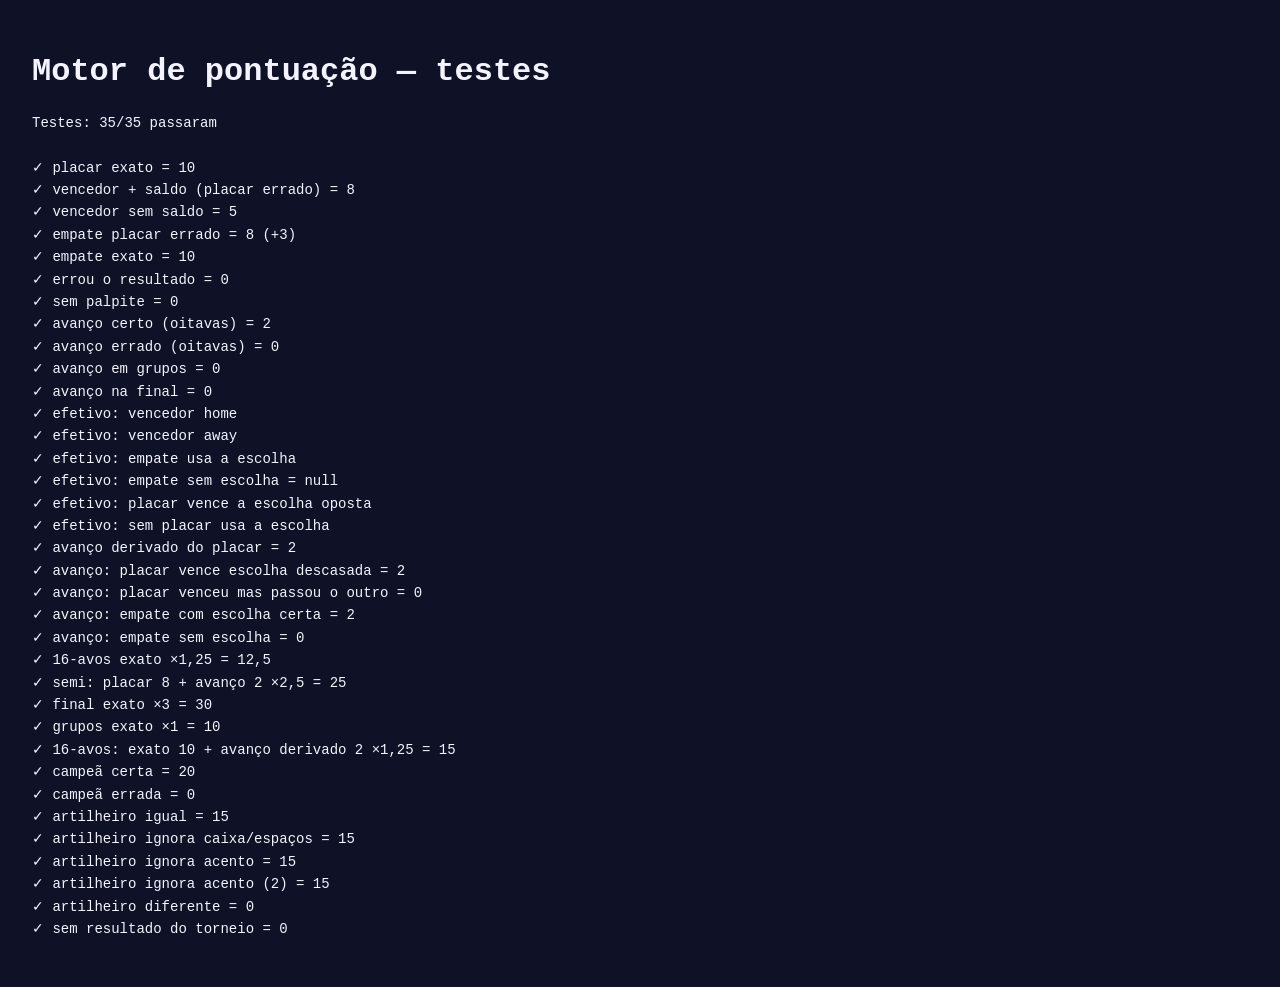
<file: tests/scoring.test.html>
<!DOCTYPE html>
<html lang="pt-BR">
<head>
  <meta charset="UTF-8" />
  <title>Testes · Motor de pontuação</title>
  <style>
    body { font-family: ui-monospace, "Cascadia Code", Consolas, monospace; background:#0f1226; color:#f3f4ff; padding:24px; }
    pre { font-size: 14px; line-height: 1.6; }
  </style>
  <!-- PHASES (multiplicadores) vem de matches.js -->
  <script src="../data/matches.js"></script>
  <script src="../assets/js/scoring.js"></script>
</head>
<body>
  <h1>Motor de pontuação — testes</h1>
  <pre id="out">rodando…</pre>
  <script src="scoring.test.js"></script>
</body>
</html>
</file>
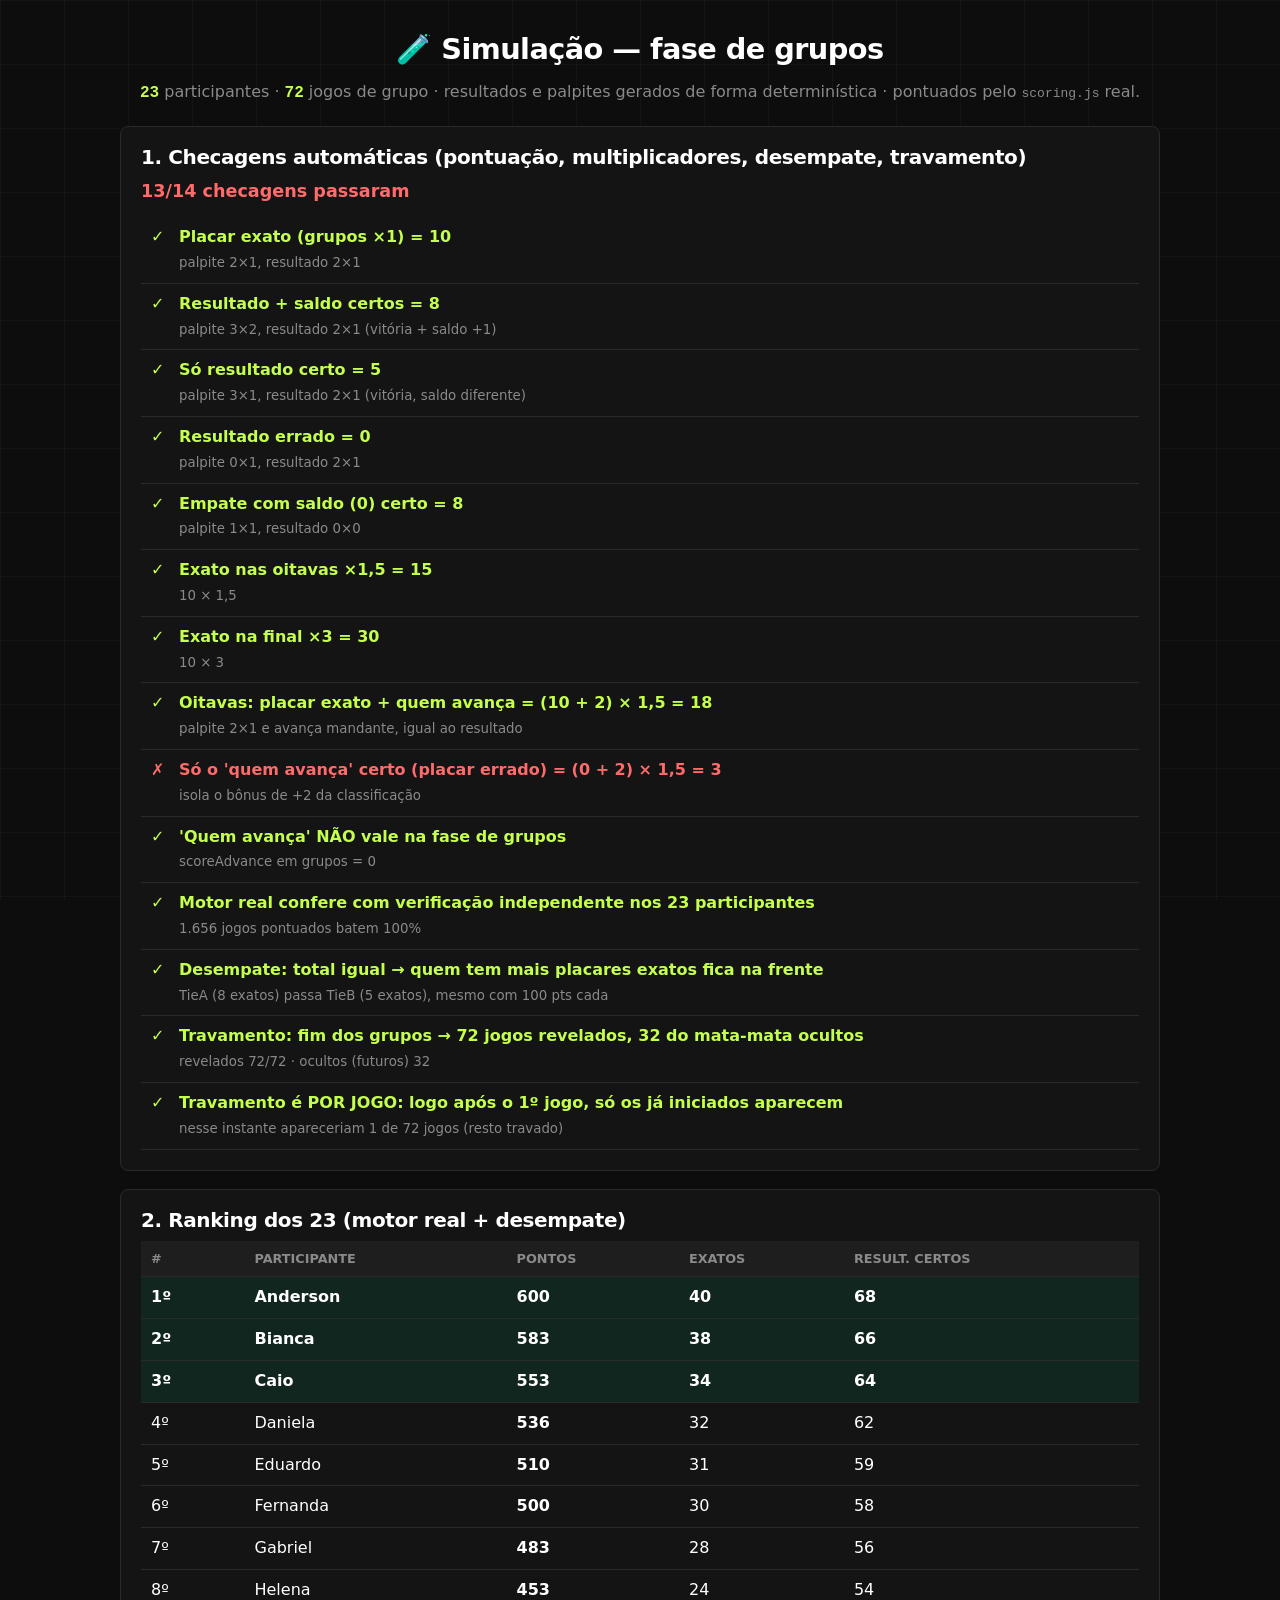
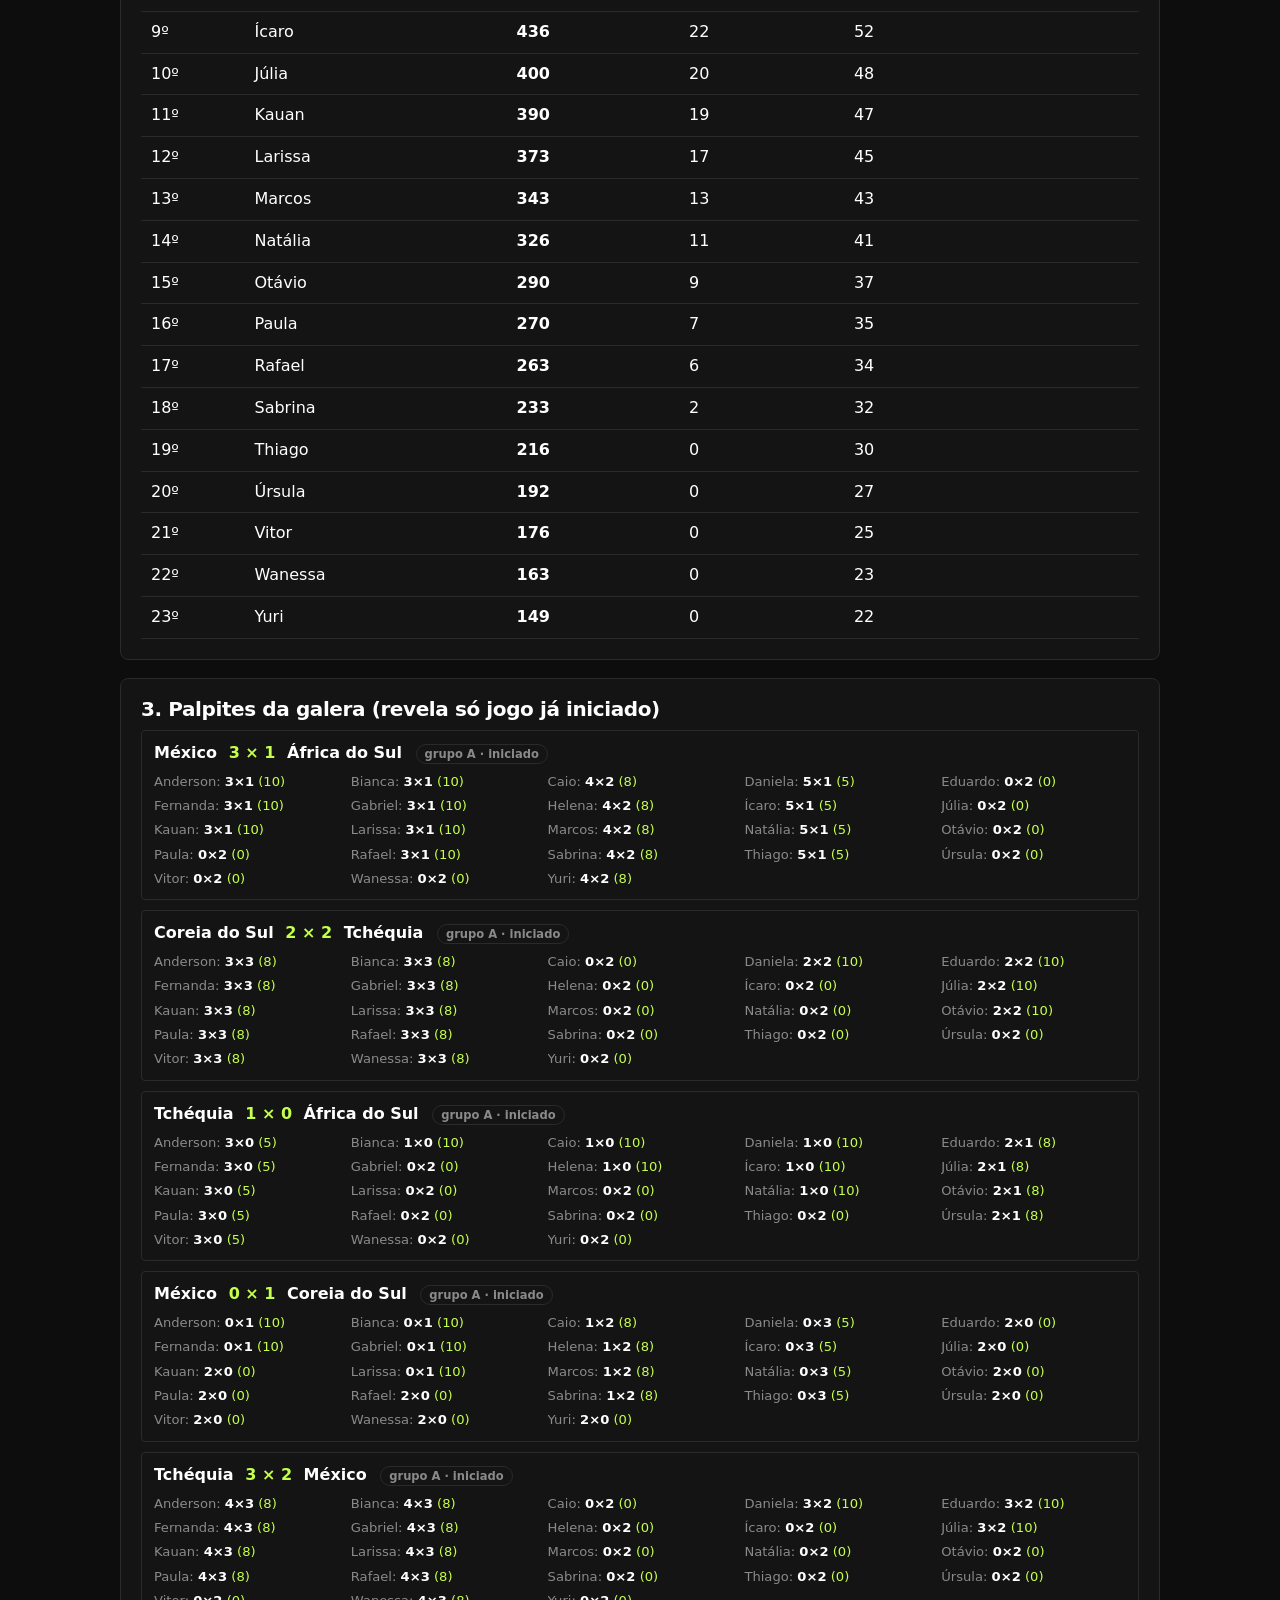
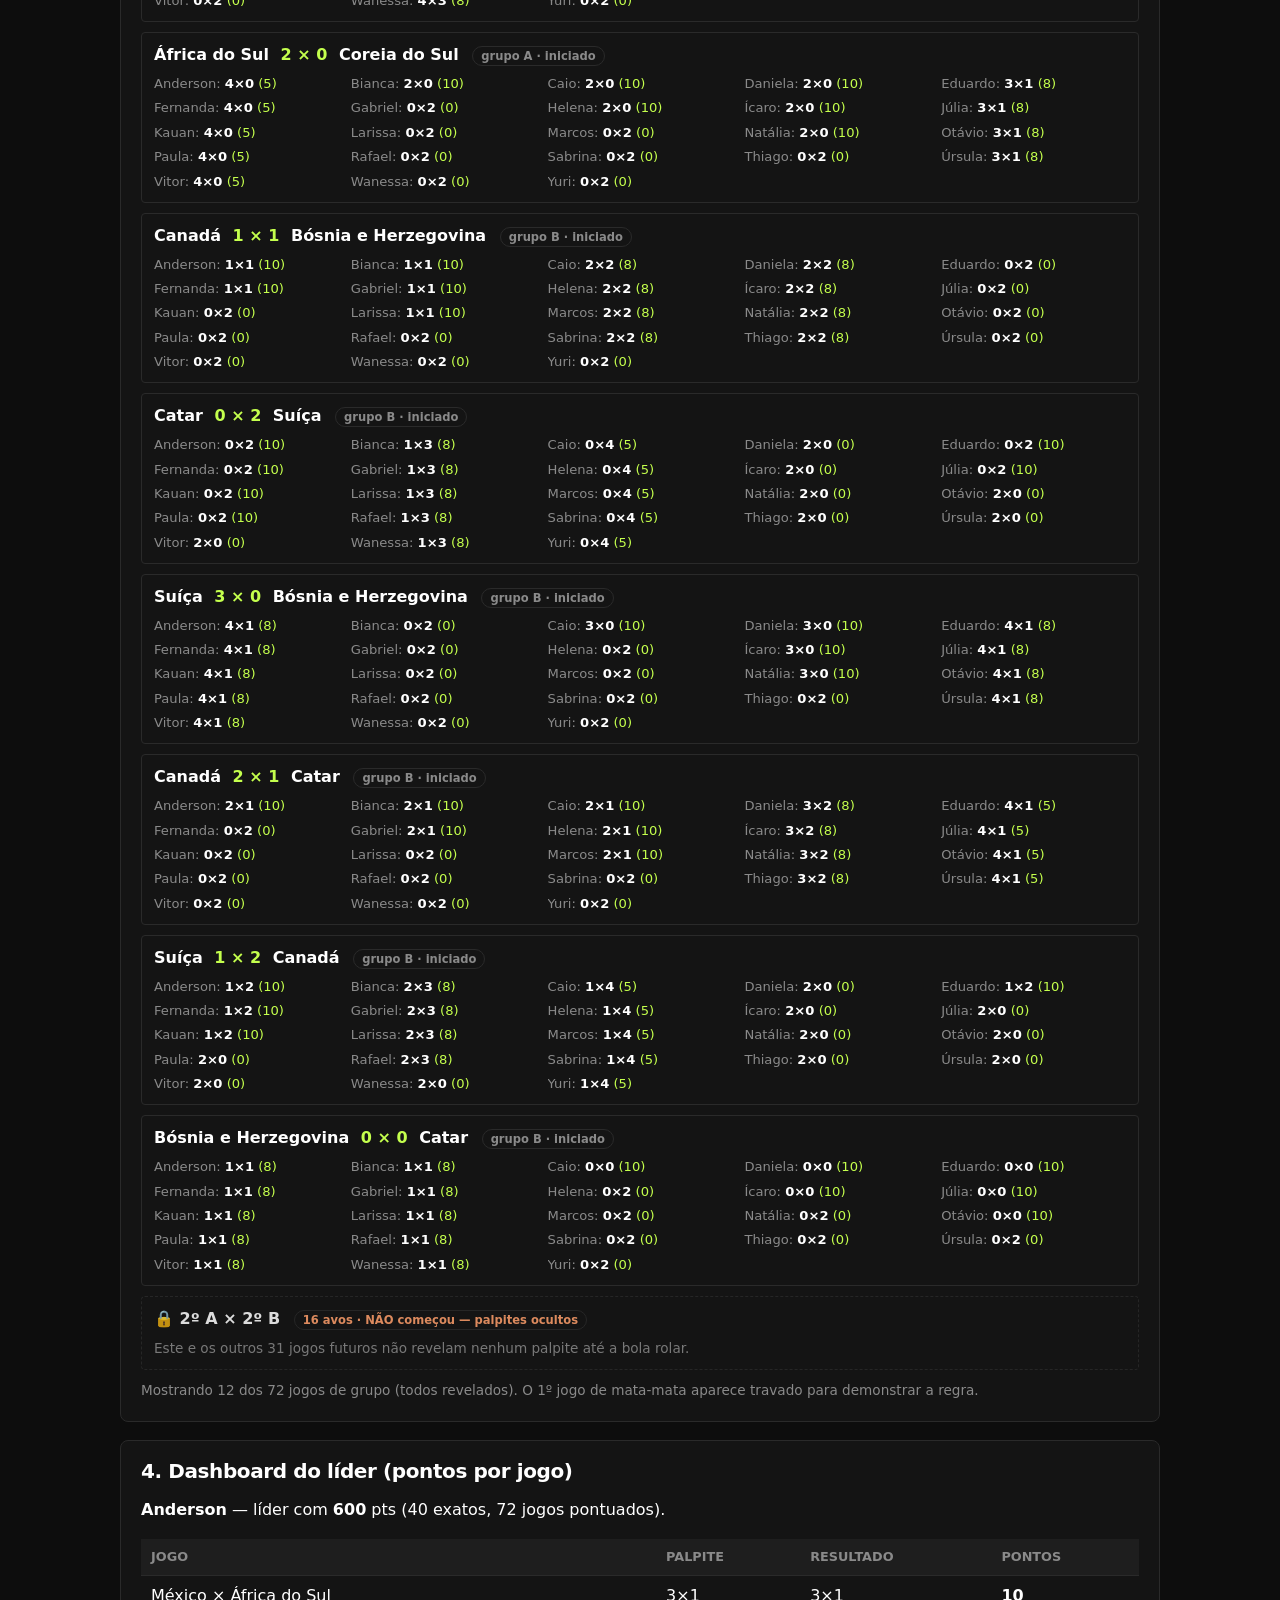
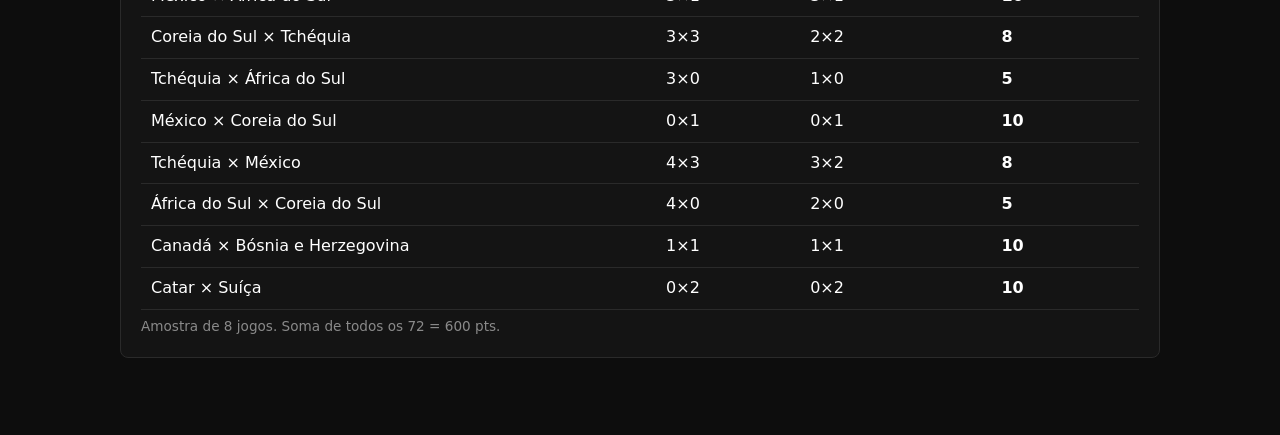
<file: tests/simulacao.html>
<!DOCTYPE html>
<html lang="pt-BR">
<head>
  <meta charset="UTF-8" />
  <meta name="viewport" content="width=device-width, initial-scale=1.0" />
  <title>Simulação da fase de grupos · Bolão CDM</title>
  <link rel="stylesheet" href="../assets/css/styles.css" />
  <style>
    .sim-wrap { max-width: 1080px; margin: 0 auto; padding: 24px 20px 60px; }
    .sim-sec { background: var(--color-surface); border: 1px solid var(--color-border);
      border-radius: var(--radius); padding: 20px; margin: 18px 0; }
    .sim-sec h2 { font-size: 1.25rem; margin-bottom: 10px; }
    .sim-score { font-size: 1.1rem; font-weight: 800; margin: 0 0 12px; }
    .sim-ok { color: var(--color-primary); }
    .sim-fail { color: #ff6b6b; }
    .sim-check { display: flex; gap: 10px; align-items: flex-start; padding: 8px 10px;
      border-bottom: 1px solid var(--color-border); }
    .sim-check small { color: var(--color-text-muted); }
    .sim-mark { font-weight: 800; min-width: 18px; }
    .sim-table { width: 100%; border-collapse: collapse; }
    .sim-table th, .sim-table td { padding: 8px 10px; text-align: left;
      border-bottom: 1px solid var(--color-border); }
    .sim-table thead th { background: var(--color-surface-2); font-size: .8rem;
      text-transform: uppercase; color: var(--color-text-muted); }
    .sim-top td { background: rgba(0,195,137,.10); font-weight: 600; }
    .sim-match { border: 1px solid var(--color-border); border-radius: var(--radius-sm);
      padding: 10px 12px; margin-bottom: 10px; }
    .sim-match--locked { border-style: dashed; opacity: .85; }
    .sim-match__head { font-weight: 600; margin-bottom: 6px; }
    .sim-match__head b { color: var(--color-accent); margin: 0 6px; }
    .sim-badge { font-size: .72rem; color: var(--color-text-muted); border: 1px solid var(--color-border);
      border-radius: 999px; padding: 2px 8px; margin-left: 8px; white-space: nowrap; }
    .sim-badge--lock { color: #ff9f6b; }
    .sim-picks { display: grid; grid-template-columns: repeat(auto-fill, minmax(160px,1fr)); gap: 4px 12px; }
    .sim-pick { font-size: .82rem; color: var(--color-text-muted); white-space: nowrap;
      overflow: hidden; text-overflow: ellipsis; }
    .sim-pick b { color: var(--color-text); }
    .sim-pick em { color: var(--color-primary); font-style: normal; }
    .sim-locknote, .sim-note { color: var(--color-text-muted); font-size: .85rem; margin: 6px 0 0; }
    .sim-head { text-align: center; margin: 10px 0 6px; }
    .sim-head h1 { font-size: 1.8rem; }
  </style>
</head>
<body>
  <div class="sim-wrap">
    <div class="sim-head">
      <h1>🧪 Simulação — fase de grupos</h1>
      <p class="section__hint" id="simSummary"></p>
    </div>

    <section class="sim-sec">
      <h2>1. Checagens automáticas (pontuação, multiplicadores, desempate, travamento)</h2>
      <div id="simChecks"></div>
    </section>

    <section class="sim-sec">
      <h2>2. Ranking dos 23 (motor real + desempate)</h2>
      <div id="simRanking"></div>
    </section>

    <section class="sim-sec">
      <h2>3. Palpites da galera (revela só jogo já iniciado)</h2>
      <div id="simGalera"></div>
    </section>

    <section class="sim-sec">
      <h2>4. Dashboard do líder (pontos por jogo)</h2>
      <div id="simDash"></div>
    </section>
  </div>

  <!-- Dados + motor reais; a simulação é isolada (não usa o Supabase) -->
  <script src="../data/matches.js"></script>
  <script src="../assets/js/scoring.js"></script>
  <script src="simulacao.js"></script>
</body>
</html>
</file>
<file: assets/css/styles.css>
/**
 * @file Global styles / Estilos globais — Bolão da Copa 2026.
 *
 * EN: "Neon Noir" identity: near-black background + electric chartreuse green.
 *     100% dark theme. The whole site is colored by CSS variables (tokens), so
 *     the redesign lives here: change the values and the components follow.
 * PT-BR: Identidade "Neon Noir": fundo quase-preto + verde chartreuse elétrico.
 *        Tema 100% escuro. Todo o site é colorido por CSS variables (tokens),
 *        então o redesign vive aqui: mudam os valores, os componentes seguem.
 *
 * @author Bruno Krieger
 */

/* --- Design tokens / tema --- */
:root {
  /* Fundos / backgrounds */
  --color-bg: #0d0d0d;          /* fundo principal / page */
  --color-surface: #141414;     /* cards e seções / cards */
  --color-surface-2: #1e1e1e;   /* hover / elevated */
  --color-bg-soft: #1e1e1e;     /* inputs / inputs */

  /* Texto / text */
  --color-text: #ffffff;
  --color-text-muted: #8a8a8a;
  --color-text-faint: #4d4d4d;

  /* Accent — verde chartreuse (cor única da marca) / single brand accent */
  --color-primary: #c4ff4d;
  --color-primary-dark: #a1e510; /* hover do accent */
  --color-accent: #c4ff4d;       /* alias: identidade de cor única */
  --color-on-accent: #0d0d0d;    /* texto sobre o accent / text on accent */
  --color-accent-glow: rgba(196, 255, 77, 0.15);

  /* Pódio / podium */
  --color-gold: #c4ff4d;         /* 1º = cor da marca (campeão brilha) */
  --color-silver: #b8c0cc;
  --color-bronze: #c08552;

  /* Bordas / borders */
  --color-border: #2a2a2a;
  --color-border-accent: rgba(196, 255, 77, 0.30);

  /* Alerta / danger — destaque de "fechado" e "não pontuou" / closed & zero-score */
  --color-danger: #ff5a4d;
  --color-danger-glow: rgba(255, 90, 77, 0.15);

  /* Forma / shape — angular, look esportivo (máx 8px) */
  --radius: 8px;
  --radius-sm: 4px;
  --shadow: 0 12px 40px rgba(0, 0, 0, 0.55);
  --shadow-glow: 0 0 24px var(--color-accent-glow);
  --maxw: 1140px;

  /* Tipografia / typography */
  --font: "Barlow", system-ui, -apple-system, "Segoe UI", Roboto, sans-serif;
  --font-display: "Barlow Condensed", "Barlow", system-ui, sans-serif;
  --font-mono: "JetBrains Mono", ui-monospace, "Cascadia Code", Consolas, monospace;

  /* Linhas do "campo" no fundo / faint pitch grid */
  --field-line: rgba(255, 255, 255, 0.03);
}

/* Site dark-only: não há tema claro. Se um dia voltar, definir aqui um bloco
   :root[data-theme="light"] e reativar um seletor de tema. */

/* --- Reset enxuto / minimal reset --- */
*,
*::before,
*::after {
  box-sizing: border-box;
}

html {
  scroll-behavior: smooth;
}

body {
  margin: 0;
  font-family: var(--font);
  color: var(--color-text);
  background: var(--color-bg);
  line-height: 1.55;
  -webkit-font-smoothing: antialiased;
  min-height: 100vh;
}

/* Grade sutil de "campo" cobrindo o site todo / subtle full-page pitch grid */
body::before {
  content: "";
  position: fixed;
  inset: 0;
  z-index: -1;
  pointer-events: none;
  background-image:
    linear-gradient(var(--field-line) 1px, transparent 1px),
    linear-gradient(90deg, var(--field-line) 1px, transparent 1px);
  background-size: 64px 64px;
}

a {
  color: inherit;
  text-decoration: none;
}

h1,
h2,
h3 {
  margin: 0;
  line-height: 1.05;
  font-family: var(--font-display);
  letter-spacing: -0.02em;
}

/* --- Top bar (sticky, blur) --- */
.topbar {
  position: sticky;
  top: 0;
  z-index: 40;
  display: flex;
  align-items: center;
  justify-content: space-between;
  gap: 16px;
  flex-wrap: wrap;
  /* full-width com conteúdo centralizado no maxw / centered content */
  padding: 13px max(20px, calc((100% - var(--maxw)) / 2));
  background: rgba(13, 13, 13, 0.85);
  backdrop-filter: blur(20px);
  -webkit-backdrop-filter: blur(20px);
  border-bottom: 1px solid transparent;
  transition: border-color 0.2s ease, background-color 0.2s ease;
}

/* Borda aparece ao rolar (classe via anim.js) / border on scroll */
.topbar.is-scrolled {
  border-bottom-color: var(--color-border);
  background: rgba(13, 13, 13, 0.96);
}

.brand {
  display: inline-flex;
  align-items: center;
  gap: 10px;
  font-family: var(--font-display);
  font-weight: 800;
  font-size: 1.35rem;
  letter-spacing: -0.01em;
  text-transform: uppercase;
}

.brand__logo {
  height: 38px;
  width: auto;
  display: block;
}

.brand__text strong {
  color: var(--color-accent);
}

.topnav {
  display: flex;
  gap: 4px;
  flex-wrap: wrap;
}

.topnav__link {
  position: relative;
  padding: 8px 14px;
  border-radius: var(--radius-sm);
  font-size: 0.92rem;
  font-weight: 500;
  color: var(--color-text-muted);
  transition: color 0.15s ease, background-color 0.15s ease;
}

/* Sublinhado animado no hover / animated underline on hover */
.topnav__link::after {
  content: "";
  position: absolute;
  left: 14px;
  right: 14px;
  bottom: 5px;
  height: 2px;
  background: var(--color-accent);
  transform: scaleX(0);
  transform-origin: left;
  transition: transform 0.2s ease;
}

.topnav__link:hover {
  color: var(--color-text);
}

.topnav__link:hover::after {
  transform: scaleX(1);
}

.topnav__link.is-active {
  background: var(--color-primary);
  color: var(--color-on-accent);
  font-weight: 700;
}

.topnav__link.is-active::after {
  display: none;
}

/* --- Hero --- */
.hero {
  position: relative;
  overflow: hidden;
  max-width: var(--maxw);
  margin: 24px auto 0;
  padding: 64px 20px 48px;
  text-align: center;
}

/* Grade do campo concentrada na hero / denser pitch grid in the hero */
.hero::before {
  content: "";
  position: absolute;
  inset: 0;
  z-index: 0;
  pointer-events: none;
  background-image:
    linear-gradient(var(--field-line) 1px, transparent 1px),
    linear-gradient(90deg, var(--field-line) 1px, transparent 1px);
  background-size: 44px 44px;
  -webkit-mask-image: radial-gradient(closest-side at 50% 35%, #000 55%, transparent 100%);
  mask-image: radial-gradient(closest-side at 50% 35%, #000 55%, transparent 100%);
}

/* Brilho neon sutil atrás do título / subtle neon glow */
.hero::after {
  content: "";
  position: absolute;
  top: -120px;
  left: 50%;
  width: 620px;
  height: 420px;
  transform: translateX(-50%);
  z-index: 0;
  pointer-events: none;
  background: radial-gradient(closest-side, var(--color-accent-glow), transparent 70%);
  filter: blur(36px);
}

.hero__inner {
  position: relative;
  z-index: 1;
}

/* Entrada escalonada dos elementos da hero / staggered hero entrance */
.hero__inner > * {
  animation: slideUp 0.7s cubic-bezier(0.2, 0.7, 0.2, 1) both;
}
.hero__inner > *:nth-child(1) { animation-delay: 0.05s; }
.hero__inner > *:nth-child(2) { animation-delay: 0.15s; }
.hero__inner > *:nth-child(3) { animation-delay: 0.25s; }
.hero__inner > *:nth-child(4) { animation-delay: 0.35s; }
.hero__inner > *:nth-child(5) { animation-delay: 0.45s; }
.hero__inner > *:nth-child(6) { animation-delay: 0.55s; }

.hero__logo {
  width: 128px;
  height: 128px;
  object-fit: contain;
  display: block;
  margin: 0 auto 22px;
  filter: drop-shadow(0 0 26px var(--color-accent-glow));
}

.hero__eyebrow {
  display: inline-block;
  margin: 0 0 18px;
  padding: 6px 14px;
  border: 1px solid var(--color-border);
  border-radius: var(--radius-sm);
  font-family: var(--font-mono);
  font-size: 0.74rem;
  letter-spacing: 0.06em;
  text-transform: uppercase;
  color: var(--color-text-muted);
}

.hero__title {
  font-family: var(--font-display);
  font-size: clamp(2.8rem, 9vw, 6rem);
  font-weight: 900;
  line-height: 0.92;
  letter-spacing: -0.02em;
  text-transform: uppercase;
}

.hero__title-accent {
  color: var(--color-accent);
}

.hero__subtitle {
  max-width: 650px;
  margin: 20px auto 0;
  color: var(--color-text-muted);
  font-size: 1.12rem;
}

/* --- Estatísticas / stats --- */
/* Grade de colunas iguais: todos os cards do mesmo tamanho, ocupando a largura
   toda. No mobile vira 2 colunas (ver media query). / equal-width grid. */
.stats {
  display: grid;
  grid-template-columns: repeat(4, 1fr);
  grid-auto-rows: 1fr; /* todas as linhas com a mesma altura / equal-height rows */
  gap: 14px;
  margin: 36px auto 0;
}

.stat {
  position: relative;
  min-width: 0; /* permite o card encolher na grade / lets the card shrink */
  padding: 18px 22px;
  background: var(--color-surface);
  border: 1px solid var(--color-border);
  border-left: 3px solid var(--color-accent);
  border-radius: var(--radius);
  display: flex;
  flex-direction: column;
  gap: 2px;
  text-align: left;
  transition: transform 0.18s ease, border-color 0.18s ease;
}

.stat:hover {
  border-color: var(--color-border-accent);
  background: var(--color-surface-2);
  box-shadow: var(--shadow-glow);
}

.stat__value {
  font-family: var(--font-mono);
  font-size: 1.7rem;
  font-weight: 700;
  color: var(--color-accent);
  font-variant-numeric: tabular-nums;
  line-height: 1.1;
}

.stat__label {
  font-size: 0.82rem;
  letter-spacing: 0.02em;
  color: var(--color-text-muted);
  text-transform: uppercase;
}

/* --- Botões / buttons --- */
.hero__actions {
  display: flex;
  gap: 12px;
  justify-content: center;
  flex-wrap: wrap;
  margin-top: 36px;
}

.btn {
  display: inline-flex;
  align-items: center;
  gap: 8px;
  padding: 14px 28px;
  border-radius: var(--radius-sm);
  font-family: var(--font-display);
  font-weight: 700;
  font-size: 1.02rem;
  letter-spacing: 0.02em;
  text-transform: uppercase;
  cursor: pointer;
  transition: transform 0.12s ease, box-shadow 0.15s ease, background-color 0.12s ease, border-color 0.15s ease;
}

.btn:active {
  transform: translateY(1px);
}

.btn--primary {
  background: var(--color-primary);
  color: var(--color-on-accent);
  border: 1px solid var(--color-primary);
}

.btn--primary:hover {
  transform: translateY(-4px);
  border-color: var(--color-primary-dark);
  background: var(--color-primary-dark);
  box-shadow: var(--shadow-glow);
}

.btn--ghost {
  border: 1px solid var(--color-border-accent);
  border-radius: var(--radius);
  color: var(--color-text);
}

.btn--ghost:hover {
  transform: translateY(-4px);
  border-color: var(--color-border-accent);
  background: var(--color-surface-2);
  box-shadow: var(--shadow-glow);
}

/* --- Seções genéricas / sections --- */
.section {
  max-width: var(--maxw);
  margin: 40px auto;
  padding: 0 20px;
}

.section__title {
  font-family: var(--font-display);
  font-size: 1.9rem;
  font-weight: 800;
  text-transform: uppercase;
  letter-spacing: -0.01em;
  margin-bottom: 6px;
}

.section__hint {
  color: var(--color-text-muted);
  margin: 0 0 20px;
}

.section__hint strong {
  color: var(--color-accent);
  font-family: var(--font-mono);
}

/* --- Layout de página interna / inner page layout --- */
.page {
  max-width: var(--maxw);
  margin: 0 auto;
  padding: 28px 20px 64px;
}

.page__head {
  margin-bottom: 18px;
}

.page__title {
  font-family: var(--font-display);
  font-size: 2.4rem;
  font-weight: 800;
  text-transform: uppercase;
}

.page__sub {
  color: var(--color-text-muted);
  margin: 6px 0 0;
}

/* --- Estado vazio / empty state --- */
.empty {
  background: var(--color-surface);
  border: 1px solid var(--color-border);
  border-radius: var(--radius);
  padding: 44px 24px;
  text-align: center;
}

.empty__icon {
  font-size: 2.4rem;
  line-height: 1;
  display: block;
  margin-bottom: 12px;
  color: var(--color-accent);
}

/* Ícone de alerta no estado vazio fica vermelho / warning icon goes red */
.empty__icon.ti-alert-triangle {
  color: var(--color-danger);
}

.empty p {
  color: var(--color-text-muted);
  margin: 0 0 18px;
}

/* --- Premiação / prizes --- */
.prizes {
  display: grid;
  grid-template-columns: repeat(3, 1fr);
  gap: 16px;
}

.prize {
  background: var(--color-surface);
  border: 1px solid var(--color-border);
  border-radius: var(--radius);
  padding: 26px 24px;
  text-align: center;
  display: flex;
  flex-direction: column;
  gap: 6px;
  position: relative;
  overflow: hidden;
}

.prize::before {
  content: "";
  position: absolute;
  inset: 0 0 auto 0;
  height: 4px;
}

.prize--gold::before { background: var(--color-gold); }
.prize--silver::before { background: var(--color-silver); }
.prize--bronze::before { background: var(--color-bronze); }

/* O campeão ganha um brilho discreto / champion gets a subtle glow */
.prize--gold {
  border-color: var(--color-border-accent);
  box-shadow: var(--shadow-glow);
}

.prize__medal {
  font-size: 2.1rem;
  line-height: 1;
}

.prize--gold .prize__medal { color: var(--color-gold); }
.prize--silver .prize__medal { color: var(--color-silver); }
.prize--bronze .prize__medal { color: var(--color-bronze); }

.prize__place {
  color: var(--color-text-muted);
  font-size: 0.9rem;
  text-transform: uppercase;
  letter-spacing: 0.04em;
}

.prize__value {
  font-family: var(--font-mono);
  font-size: 1.9rem;
  font-weight: 700;
}

/* --- Cards de navegação / shortcut cards --- */
.cards {
  display: grid;
  grid-template-columns: repeat(auto-fit, minmax(230px, 1fr));
  gap: 16px;
}

.card {
  position: relative;
  overflow: hidden;
  background: var(--color-surface);
  border: 1px solid var(--color-border);
  border-radius: var(--radius);
  padding: 24px;
  display: flex;
  flex-direction: column;
  gap: 8px;
  transition: transform 0.18s ease, border-color 0.18s ease, background-color 0.18s ease, box-shadow 0.18s ease;
}

.card:hover {
  transform: translateY(-4px);
  border-color: var(--color-border-accent);
  background: var(--color-surface-2);
  box-shadow: var(--shadow-glow);
}

.card__icon {
  font-size: 1.7rem;
  line-height: 1;
  color: var(--color-accent);
}

/* Quando o ícone for Tabler / when the icon is a Tabler glyph */
.card__icon.ti {
  font-size: 1.9rem;
}

.card__title {
  font-family: var(--font-display);
  font-weight: 700;
  font-size: 1.3rem;
  letter-spacing: -0.01em;
}

.card__text {
  color: var(--color-text-muted);
  font-size: 0.92rem;
  margin: 0;
}

.card__soon {
  position: absolute;
  top: 14px;
  right: 14px;
  font-size: 0.68rem;
  text-transform: uppercase;
  letter-spacing: 0.05em;
  color: var(--color-accent);
  border: 1px solid var(--color-border-accent);
  border-radius: var(--radius-sm);
  padding: 3px 8px;
}

/* --- Resumo de pontuação / scoring summary --- */
.scoring {
  background: var(--color-surface);
  border: 1px solid var(--color-border);
  border-radius: var(--radius);
  padding: 24px;
}

.scoring__list {
  list-style: none;
  margin: 0 0 16px;
  padding: 0;
  display: grid;
  grid-template-columns: repeat(auto-fit, minmax(350px, 1fr));
  gap: 10px;
}

.scoring__list li {
  display: flex;
  align-items: center;
  gap: 10px;
  color: var(--color-text-muted);
}

.scoring__pts {
  display: inline-flex;
  align-items: center;
  justify-content: center;
  width: 50px;
  padding: 5px 8px;
  background: var(--color-accent-glow);
  color: var(--color-primary);
  border-radius: var(--radius-sm);
  font-family: var(--font-mono);
  font-weight: 700;
}

.scoring__multipliers {
  margin: 0 0 6px;
  color: var(--color-text-muted);
}

.scoring__multipliers strong {
  color: var(--color-accent);
  font-family: var(--font-mono);
}

/* --- Footer --- */
.footer {
  margin: 56px 0 0;
  padding: 28px 20px;
  background: #000000;
  border-top: 1px solid var(--color-border);
  text-align: center;
  color: var(--color-text-muted);
  font-family: var(--font-display);
  font-size: 0.95rem;
  letter-spacing: 0.04em;
  text-transform: uppercase;
}

/* --- Bandeira (imagem) / flag image --- */
.flag {
  width: 22px;
  height: 16px;
  object-fit: cover;
  border-radius: 2px;
  vertical-align: middle;
  box-shadow: 0 0 0 1px rgba(255, 255, 255, 0.12);
}

/* --- Chip de perfil (cabeçalho) / profile chip (header) --- */
.profile-chip {
  display: inline-flex;
  align-items: center;
  flex: 0 0 auto;
  height: 38px;
  background: var(--color-surface);
  border: 1px solid var(--color-border);
  color: var(--color-text);
  border-radius: var(--radius-sm);
  padding: 0 16px;
  font: inherit;
  font-size: 0.88rem;
  font-weight: 500;
  cursor: pointer;
  transition: border-color 0.15s ease, background-color 0.15s ease;
}

.profile-chip:hover {
  border-color: var(--color-border-accent);
  background: var(--color-surface-2);
}

.profile-chip:empty {
  display: none;
}

/* --- Modal de cadastro / sign-up modal --- */
.modal-overlay {
  position: fixed;
  inset: 0;
  background: rgba(0, 0, 0, 0.78);
  backdrop-filter: blur(6px);
  display: flex;
  align-items: center;
  justify-content: center;
  padding: 20px;
  z-index: 50;
}

.modal {
  width: 100%;
  max-width: 380px;
  background: var(--color-surface);
  border: 1px solid var(--color-border);
  border-top: 3px solid var(--color-accent);
  border-radius: var(--radius);
  box-shadow: var(--shadow);
  padding: 30px 26px;
  text-align: center;
}

.modal__logo {
  width: 68px;
  height: 68px;
  object-fit: contain;
  margin-bottom: 10px;
}

.modal__title {
  font-family: var(--font-display);
  font-size: 1.5rem;
  font-weight: 800;
  text-transform: uppercase;
  margin-bottom: 8px;
}

.modal__text {
  color: var(--color-text-muted);
  font-size: 0.95rem;
  margin: 0 0 18px;
}

.modal__input {
  width: 100%;
  padding: 12px 14px;
  border-radius: var(--radius-sm);
  border: 1px solid var(--color-border);
  background: var(--color-bg-soft);
  color: var(--color-text);
  font: inherit;
  font-size: 1rem;
  text-align: center;
}

.modal__input:focus {
  outline: 2px solid var(--color-primary);
  border-color: transparent;
}

.modal__error {
  color: #ff6b6b;
  font-size: 0.85rem;
  min-height: 1.1em;
  margin: 8px 0 0;
}

.modal__save {
  width: 100%;
  margin-top: 14px;
  justify-content: center;
}

/* =========================================================================
   Animações / animations
   Entrada com fade-up (CSS puro) + reveal no scroll (anim.js).
   ========================================================================= */
@keyframes slideUp {
  from { opacity: 0; transform: translateY(40px); }
  to   { opacity: 1; transform: translateY(0); }
}

@keyframes fadeUp {
  from { opacity: 0; transform: translateY(22px); }
  to   { opacity: 1; transform: translateY(0); }
}

@keyframes pulse {
  0%, 100% { opacity: 1; transform: scale(1); }
  50%      { opacity: 0.35; transform: scale(1.35); }
}

/* Reveal no scroll: só esconde se o anim.js estiver ativo (html.js-anim).
   Se o JS falhar, o conteúdo aparece normalmente. / progressive enhancement */
html.js-anim .reveal-on-scroll {
  opacity: 0;
  transform: translateY(30px);
  transition: opacity 0.6s ease, transform 0.6s ease;
}

html.js-anim .reveal-on-scroll.visible {
  opacity: 1;
  transform: translateY(0);
}

/* Ponto "AO VIVO" piscando (utilitário) / live blinking dot */
.live-dot {
  display: inline-block;
  width: 8px;
  height: 8px;
  border-radius: 50%;
  background: var(--color-accent);
  animation: pulse 1.2s ease-in-out infinite;
}

/* Selo "Ao vivo" reutilizável (pílula verde) — usado em Jogos e Galera.
   / reusable live badge pill, shared by Jogos and Galera. */
.live-badge {
  display: inline-flex;
  align-items: center;
  gap: 7px;
  padding: 3px 10px;
  border: 1px solid var(--color-border-accent);
  border-radius: 999px;
  background: var(--color-bg-soft);
  color: var(--color-accent);
  font-family: var(--font-display);
  font-size: 0.72rem;
  font-weight: 700;
  text-transform: uppercase;
  letter-spacing: 0.06em;
  white-space: nowrap;
}

/* --- Responsivo / responsive --- */
@media (max-width: 640px) {
  /* Cabeçalho em 2 faixas: marca + perfil em cima, menu rolável embaixo */
  .topbar {
    padding: 12px 16px;
    gap: 10px;
  }

  .brand {
    margin-right: auto; /* empurra o perfil p/ a direita */
    font-size: 1.2rem;
  }

  .brand__logo {
    height: 32px;
  }

  /* Menu vira faixa rolável de UMA linha / single scrollable row */
  .topnav {
    order: 3;
    flex: 1 0 100%;
    flex-wrap: nowrap;
    gap: 6px;
    overflow-x: auto;
    margin: 2px -16px -4px;
    padding: 2px 16px 6px;
    scrollbar-width: none;
    -webkit-overflow-scrolling: touch;
  }

  .topnav::-webkit-scrollbar {
    display: none;
  }

  .topnav__link {
    flex: 0 0 auto;
    white-space: nowrap;
  }

  /* Hero mais compacto / compact hero */
  .hero {
    padding: 40px 18px 32px;
  }

  .hero__logo {
    width: 96px;
    height: 96px;
    margin-bottom: 16px;
  }

  .hero__subtitle {
    font-size: 1rem;
  }

  /* Estatísticas em grade 2x2 / stats 2x2 grid */
  .stats {
    display: grid;
    grid-template-columns: 1fr 1fr;
    gap: 12px;
    margin-top: 26px;
  }

  .stat {
    padding: 14px 14px;
  }

  /* Fontes menores p/ caber sem quebra feia (ex: "R$ 1.150") / fit cleanly */
  .stat__value {
    font-size: 1.4rem;
  }

  .stat__label {
    font-size: 0.74rem;
    letter-spacing: 0;
  }

  /* Botões ocupando a largura toda / full-width buttons */
  .hero__actions {
    flex-direction: column;
    gap: 10px;
  }

  .hero__actions .btn {
    width: 100%;
    justify-content: center;
  }

  .page__title { font-size: 2rem; }
  .section__title { font-size: 1.6rem; }

  /* Tudo em coluna única / single column */
  .prizes,
  .cards,
  .scoring__list {
    grid-template-columns: 1fr;
  }
}

/* --- Acessibilidade: respeita "menos animação" / reduced motion --- */
@media (prefers-reduced-motion: reduce) {
  *,
  *::before,
  *::after {
    animation: none !important;
    transition: none !important;
    scroll-behavior: auto !important;
  }

  html.js-anim .reveal-on-scroll {
    opacity: 1 !important;
    transform: none !important;
  }
}
</file>
